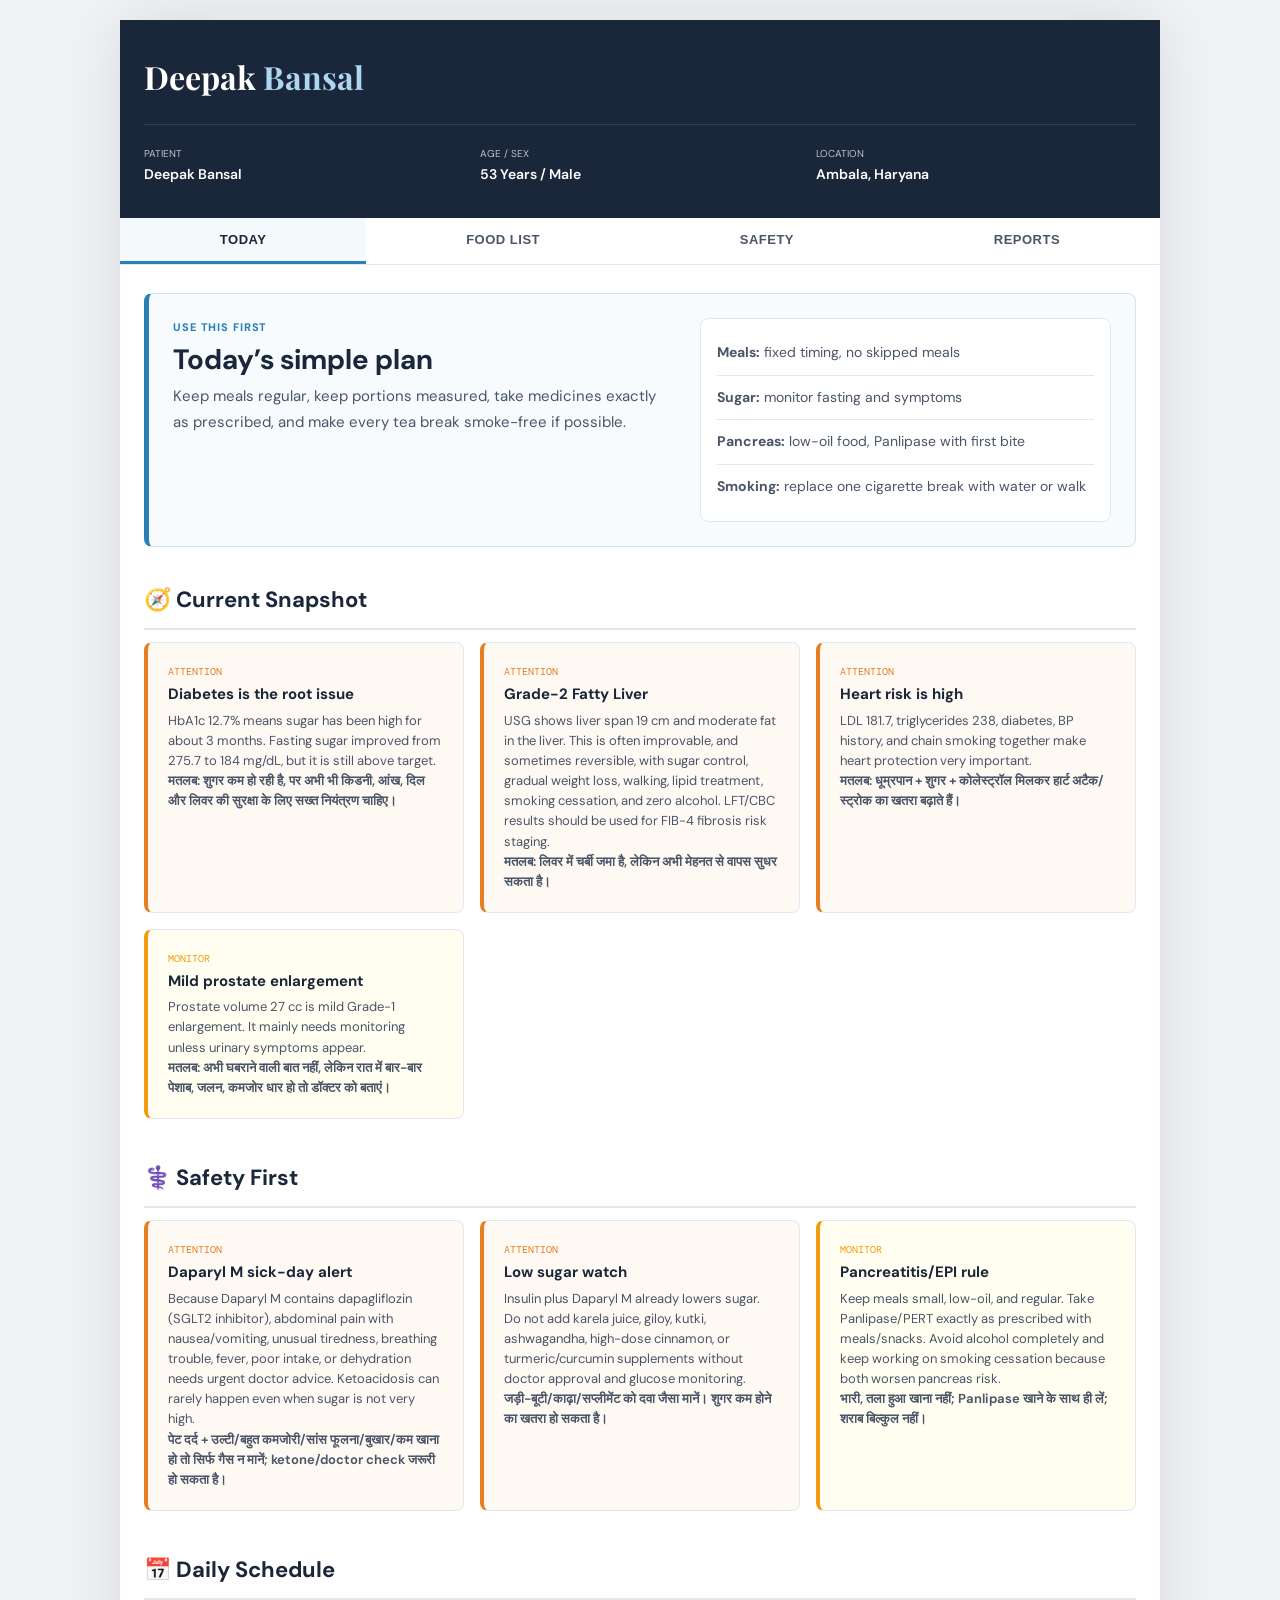
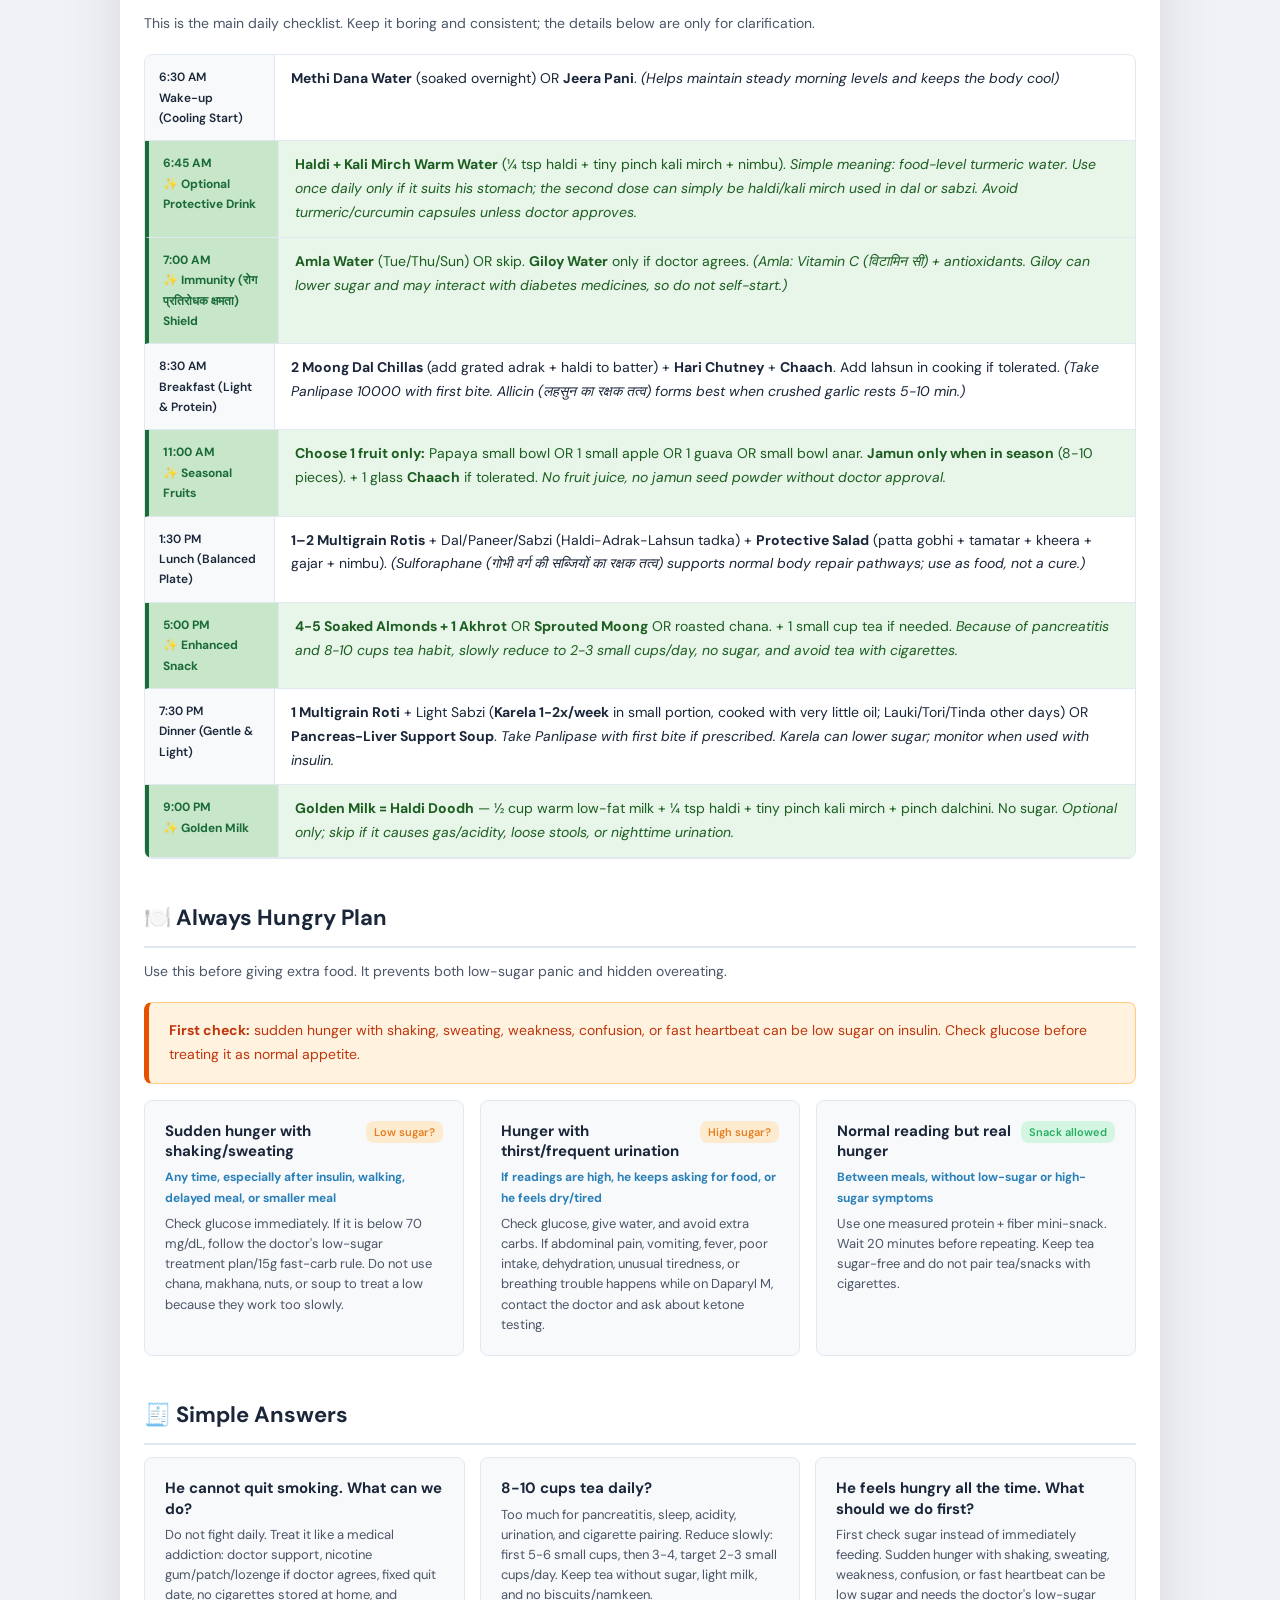
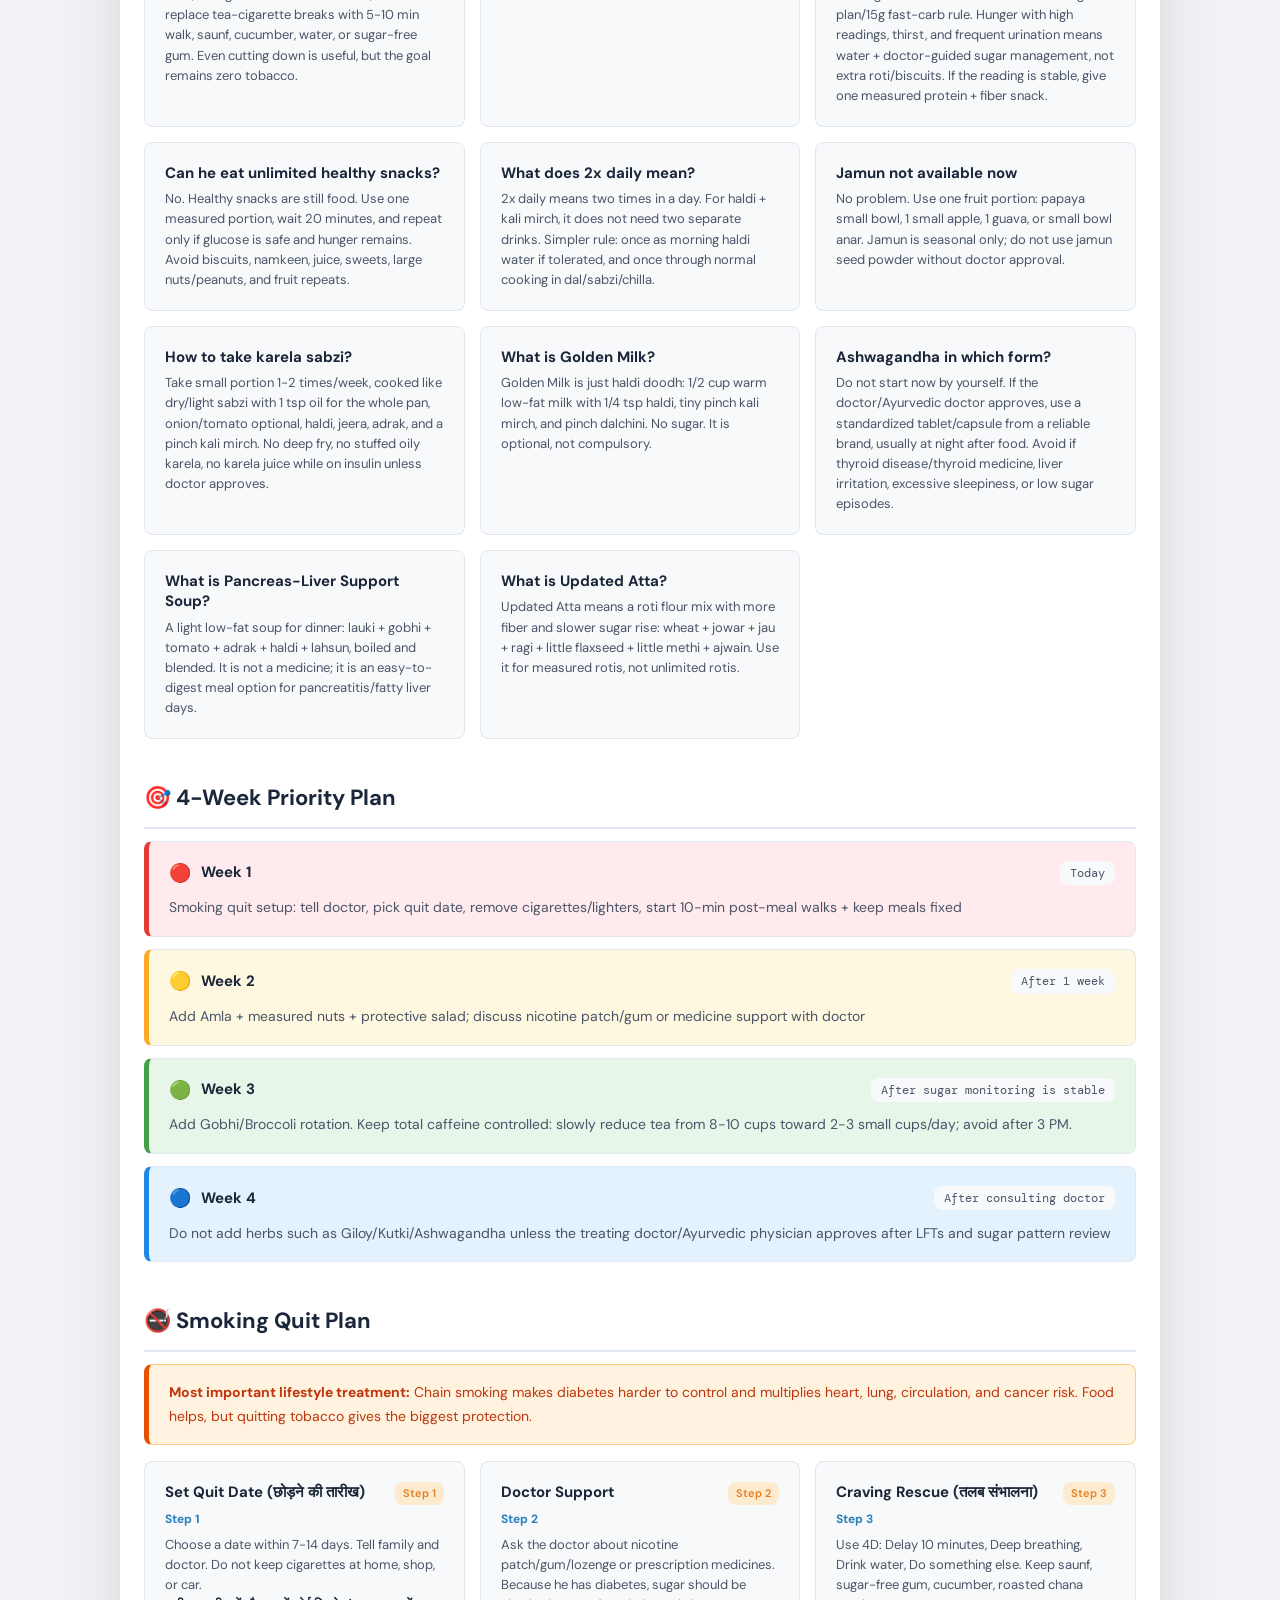
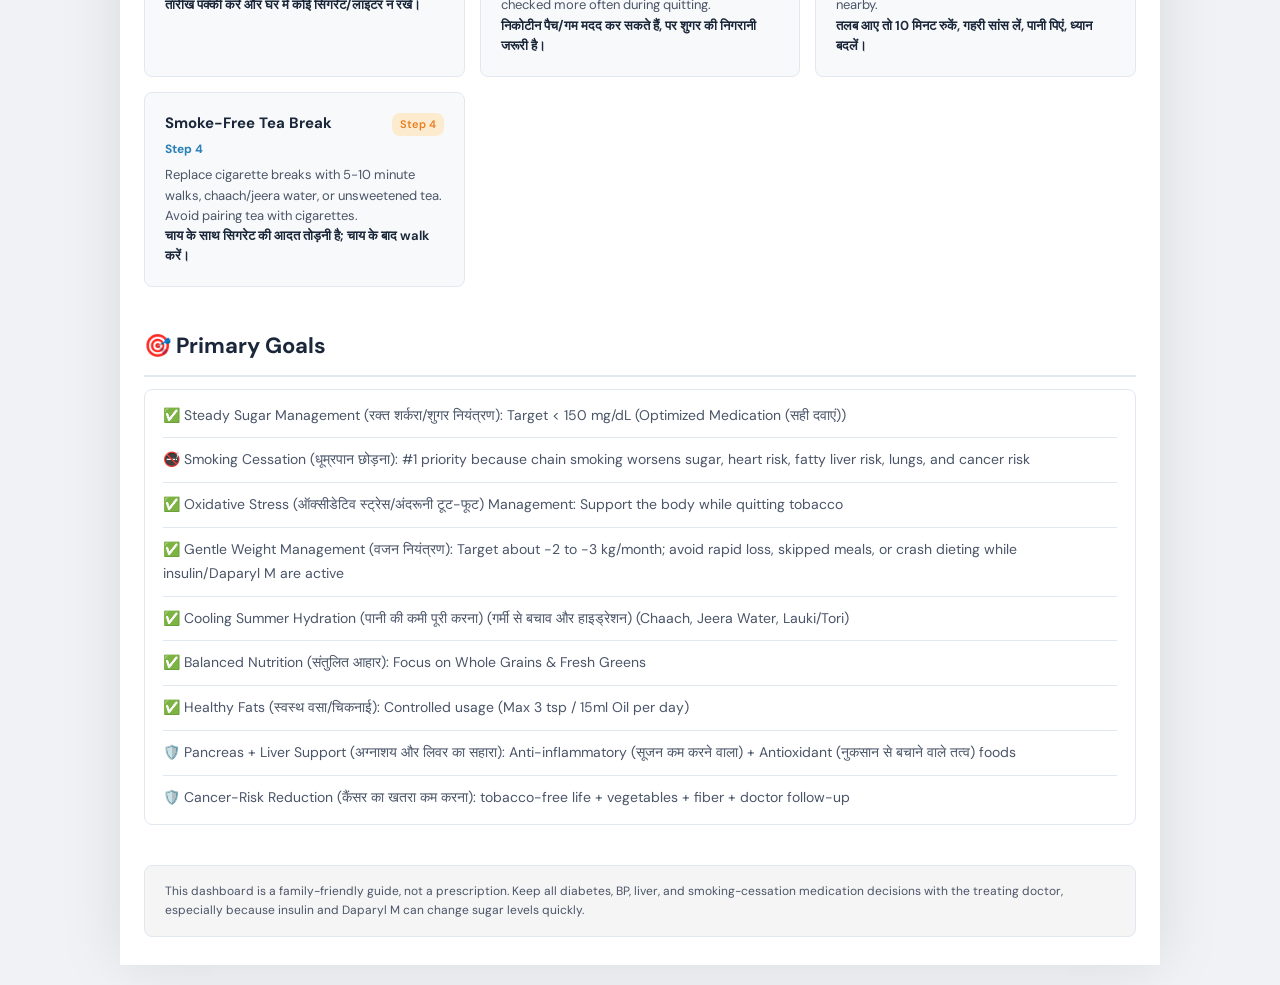
<file: index.html>
<!doctype html>
<html lang="en">
  <head>
    <meta charset="UTF-8" />
    <meta name="viewport" content="width=device-width, initial-scale=1.0" />
    <title>Deepak Bansal | Health Portfolio</title>
    <meta
      name="description"
      content="Family-friendly health dashboard for daily diet, safety rules, and medical reports."
    />
    <link
      href="https://fonts.googleapis.com/css2?family=Playfair+Display:wght@400;600;700&family=DM+Sans:wght@300;400;500;600&family=DM+Mono:wght@400;500&display=swap"
      rel="stylesheet"
    />
    <link rel="stylesheet" href="style.css" />
  </head>
  <body>
    <div class="page-wrap">
      <!-- HEADER -->
      <div class="header">
        <div class="header-top">
          <h1>Deepak <span>Bansal</span></h1>
        </div>
        <div class="patient-meta">
          <div class="meta-item">
            <label>Patient</label><span>Deepak Bansal</span>
          </div>
          <div class="meta-item">
            <label>Age / Sex</label><span>53 Years / Male</span>
          </div>
          <div class="meta-item">
            <label>Location</label><span>Ambala, Haryana</span>
          </div>
        </div>
      </div>

      <!-- NAVIGATION -->
      <nav class="top-nav" aria-label="Health dashboard sections">
        <button class="nav-tab active" type="button" data-tab="diet">Today</button>
        <button class="nav-tab" type="button" data-tab="categories">Food List</button>
        <button class="nav-tab" type="button" data-tab="guidelines">Safety</button>
        <button class="nav-tab" type="button" data-tab="reports">Reports</button>
      </nav>

      <!-- DYNAMIC CONTENT -->
      <div id="content-area">
        <div style="padding: 50px; text-align: center; color: var(--slate)">
          Loading Health Portfolio...
        </div>
      </div>
    </div>

    <script src="app.js"></script>
  </body>
</html>
</file>
<file: style.css>
:root {
  --attention: #e67e22; /* Soft Orange */
  --monitor: #f39c12; /* Yellow */
  --ok: #27ae60; /* Green */
  --info: #2980b9; /* Blue */
  --navy: #1a2639;
  --navy-mid: #2c3e50;
  --slate: #4a5568;
  --light: #f8f9fa;
  --white: #ffffff;
  --border: #e2e8f0;
  --bg: #f0f2f5;
  --shield: #1b6b3a;
  --shield-light: #e8f5e9;
  --warn-bg: #fff3e0;
  --warn-border: #e65100;
}

* {
  margin: 0;
  padding: 0;
  box-sizing: border-box;
}

body {
  font-family: "DM Sans", sans-serif;
  background: var(--bg);
  color: var(--navy);
  font-size: 15px;
  line-height: 1.7;
}

.page-wrap {
  max-width: 1040px;
  margin: 0 auto;
  background: white;
  min-height: 100vh;
  display: flex;
  flex-direction: column;
}

@media (min-width: 901px) {
  .page-wrap {
    margin: 20px auto;
    box-shadow: 0 0 60px rgba(0, 0, 0, 0.1);
    min-height: 90vh;
  }
}

/* ── HEADER ── */
.header {
  background: var(--navy);
  color: white;
  padding: 30px 24px;
  position: relative;
}

.header h1 {
  font-family: "Playfair Display", serif;
  font-size: 32px;
}

.header h1 span {
  color: #aed6f1;
}

.patient-meta {
  display: grid;
  grid-template-columns: repeat(3, 1fr);
  gap: 16px;
  margin-top: 20px;
  padding-top: 20px;
  border-top: 1px solid rgba(255, 255, 255, 0.1);
}

.meta-item label {
  font-size: 10px;
  text-transform: uppercase;
  color: #bdc3c7;
  display: block;
}

.meta-item span {
  font-weight: 600;
  font-size: 14px;
}

/* ── TOP NAVIGATION ── */
.top-nav {
  display: flex;
  background: var(--white);
  border-bottom: 1px solid var(--border);
  position: sticky;
  top: 0;
  z-index: 100;
  overflow-x: auto;
  scrollbar-width: none;
  -ms-overflow-style: none;
}
.top-nav::-webkit-scrollbar {
  display: none;
}

.nav-tab {
  flex: 1 0 auto;
  min-width: 100px;
  padding: 14px 10px;
  border: none;
  background: none;
  color: var(--slate);
  font-weight: 600;
  font-size: 13px;
  cursor: pointer;
  border-bottom: 3px solid transparent;
  transition: all 0.2s;
  text-transform: uppercase;
  letter-spacing: 0.5px;
  white-space: nowrap;
}

.nav-tab:hover {
  color: var(--navy);
}
.nav-tab.active {
  color: var(--navy);
  border-bottom-color: var(--info);
  background: rgba(41, 128, 185, 0.05);
}

/* ── CONTENT ── */
#content-area {
  flex-grow: 1;
  padding: 28px 24px;
}

.section {
  margin-bottom: 40px;
}

.section-title {
  font-size: 22px;
  font-weight: 700;
  color: var(--navy);
  margin-bottom: 12px;
  padding-bottom: 10px;
  border-bottom: 2px solid var(--border);
}

.section-lede {
  max-width: 720px;
  margin: 0 0 18px;
  color: var(--slate);
  font-size: 14px;
}

.section-note {
  background: #f8fafc;
  border-left: 4px solid var(--info);
  color: var(--slate);
  font-size: 13px;
  margin-top: 12px;
  padding: 10px 12px;
}

.care-brief {
  display: grid;
  grid-template-columns: minmax(0, 1.1fr) minmax(280px, 0.9fr);
  gap: 24px;
  background: #f7fbfd;
  border: 1px solid #cfe4f1;
  border-left: 5px solid var(--info);
  border-radius: 8px;
  padding: 24px;
  margin-bottom: 34px;
}

.eyebrow {
  color: var(--info);
  font-size: 11px;
  font-weight: 800;
  letter-spacing: 0.08em;
  text-transform: uppercase;
  margin-bottom: 6px;
}

.care-brief h2 {
  font-size: 28px;
  line-height: 1.2;
  margin-bottom: 8px;
}

.care-brief p {
  color: var(--slate);
  max-width: 620px;
}

.focus-list,
.clean-list {
  list-style: none;
  padding: 0;
  margin: 0;
}

.focus-list {
  background: var(--white);
  border: 1px solid var(--border);
  border-radius: 8px;
  padding: 12px 16px;
}

.focus-list li,
.clean-list li {
  border-bottom: 1px solid var(--border);
  color: var(--slate);
  font-size: 14px;
  padding: 10px 0;
}

.focus-list li:last-child,
.clean-list li:last-child {
  border-bottom: 0;
}

.clean-list {
  background: var(--white);
  border: 1px solid var(--border);
  border-radius: 8px;
  padding: 4px 18px;
}

.card-grid {
  display: grid;
  grid-template-columns: repeat(auto-fit, minmax(240px, 1fr));
  gap: 15px;
}

.card-title {
  color: var(--navy);
  font-size: 15px;
  font-weight: 700;
  line-height: 1.35;
  margin-bottom: 6px;
}

.card-icon {
  font-size: 28px;
  margin-bottom: 8px;
}

.card-kicker {
  color: var(--info);
  font-size: 12px;
  font-weight: 700;
  margin-bottom: 6px;
}

.card-badge {
  float: right;
  margin-left: 8px;
}

.hindi-note {
  color: var(--navy);
  font-weight: 650;
  margin-top: 8px;
}

/* ── DIET SPECIFIC ── */
.simple-guide-grid {
  display: grid;
  grid-template-columns: 1fr 1fr;
  gap: 20px;
}
.sg-column {
  border-radius: 8px;
  overflow: hidden;
  border: 1px solid var(--border);
}
.sg-header {
  padding: 15px 20px;
  font-weight: 700;
  font-size: 16px;
  color: white;
  text-align: center;
}
.sg-header-eat {
  background: #2e7d32;
}
.sg-header-avoid {
  background: #c62828;
}
.sg-list {
  list-style: none;
  padding: 0;
  margin: 0;
  background: #fafafa;
}
.sg-list li {
  display: flex;
  align-items: flex-start;
  padding: 15px;
  border-bottom: 1px solid var(--border);
  gap: 15px;
}
.sg-list li:last-child {
  border-bottom: none;
}
.sg-emoji {
  font-size: 28px;
}
.sg-list strong {
  display: block;
  font-size: 15px;
  color: var(--navy);
  margin-bottom: 4px;
}
.sg-list p {
  font-size: 13px;
  color: var(--slate);
  margin: 0;
  line-height: 1.4;
}

.meal-day {
  border: 1px solid var(--border);
  border-radius: 8px;
  overflow: hidden;
}
.meal-day-header {
  background: var(--navy-mid);
  color: white;
  padding: 12px 20px;
  font-weight: 600;
}
.meal-row {
  display: grid;
  grid-template-columns: 130px 1fr;
  border-bottom: 1px solid var(--border);
}
.meal-time {
  background: var(--light);
  padding: 12px 14px;
  font-weight: 600;
  border-right: 1px solid var(--border);
  font-size: 12px;
}
.meal-food {
  padding: 12px 16px;
  font-size: 14px;
}
.meal-row-new {
  background: var(--shield-light);
  border-left: 4px solid var(--shield);
}
.meal-row-new .meal-time {
  background: #c8e6c9;
  color: var(--shield);
  font-weight: 700;
}
.meal-row-new .meal-food {
  color: #1b5e20;
}

/* ── PRIORITY PLAN ── */
.priority-timeline {
  display: flex;
  flex-direction: column;
  gap: 12px;
}
.priority-card {
  padding: 16px 20px;
  border-radius: 8px;
  border: 1px solid var(--border);
  transition:
    transform 0.2s,
    box-shadow 0.2s;
}
.priority-card:hover {
  transform: translateY(-2px);
  box-shadow: 0 6px 20px rgba(0, 0, 0, 0.06);
}
.priority-header {
  display: flex;
  align-items: center;
  gap: 10px;
  margin-bottom: 8px;
  font-size: 15px;
}
.priority-dot {
  font-size: 18px;
}
.priority-start {
  margin-left: auto;
  font-size: 12px;
  font-family: "DM Mono", monospace;
  color: var(--slate);
  background: var(--light);
  padding: 2px 10px;
  border-radius: 8px;
}
.priority-body {
  font-size: 14px;
  color: var(--slate);
}
.priority-red {
  border-left: 5px solid #e53935;
  background: #ffebee;
}
.priority-yellow {
  border-left: 5px solid #ffa726;
  background: #fff8e1;
}
.priority-green {
  border-left: 5px solid #43a047;
  background: #e8f5e9;
}
.priority-blue {
  border-left: 5px solid #1e88e5;
  background: #e3f2fd;
}

/* ── SPICE PROTOCOL ── */
.spice-note {
  background: linear-gradient(135deg, #fff8e1, #fff3e0);
  padding: 14px 18px;
  border-radius: 8px;
  margin-bottom: 16px;
  font-size: 14px;
  border: 1px solid #ffcc80;
  color: #e65100;
}
.spice-grid {
  display: grid;
  grid-template-columns: repeat(auto-fit, minmax(200px, 1fr));
  gap: 12px;
}
.spice-card {
  background: var(--light);
  padding: 16px;
  border-radius: 8px;
  border: 1px solid var(--border);
  transition:
    transform 0.2s,
    box-shadow 0.2s;
}
.spice-card:hover {
  transform: translateY(-2px);
  box-shadow: 0 6px 20px rgba(0, 0, 0, 0.06);
}
.spice-name {
  font-weight: 700;
  font-size: 15px;
  color: var(--navy);
  margin-bottom: 4px;
}
.spice-compound {
  font-family: "DM Mono", monospace;
  font-size: 11px;
  color: var(--info);
  background: #e3f2fd;
  display: inline-block;
  padding: 2px 8px;
  border-radius: 8px;
  margin-bottom: 8px;
}
.spice-action {
  font-size: 13px;
  color: var(--shield);
  margin-bottom: 6px;
  font-weight: 500;
}
.spice-usage {
  font-size: 12px;
  color: var(--slate);
}

/* ── PROTECTIVE DRINKS ── */
.drink-card {
  background: var(--light);
  padding: 20px;
  border-radius: 8px;
  border: 1px solid var(--border);
  text-align: center;
  transition:
    transform 0.2s,
    box-shadow 0.2s;
}
.drink-card:hover {
  transform: translateY(-2px);
  box-shadow: 0 8px 24px rgba(0, 0, 0, 0.06);
}

/* ── WEEKLY CHECKLIST ── */
.checklist-note {
  font-size: 13px;
  color: var(--slate);
  margin-bottom: 12px;
}
.checklist-table-wrap {
  overflow-x: auto;
}
.checklist-table {
  width: 100%;
  border-collapse: collapse;
  font-size: 12px;
}
.checklist-table th {
  background: var(--navy-mid);
  color: white;
  padding: 8px 10px;
  text-align: left;
  font-size: 11px;
  white-space: nowrap;
}
.checklist-table td {
  padding: 8px 10px;
  border-bottom: 1px solid var(--border);
  vertical-align: top;
}
.checklist-table tr:nth-child(even) {
  background: #fafafa;
}
.check-item {
  display: block;
  font-size: 11px;
  color: var(--navy);
  white-space: nowrap;
}

/* ── SAFETY WARNING ── */
.safety-warning {
  background: var(--warn-bg);
  border: 1px solid #ffcc80;
  border-left: 5px solid var(--warn-border);
  padding: 16px 20px;
  border-radius: 8px;
  margin-bottom: 16px;
  font-size: 14px;
  color: #bf360c;
}

/* ── DISCLAIMER ── */
.disclaimer {
  background: #f5f5f5;
  padding: 16px 20px;
  border-radius: 8px;
  font-size: 12px;
  color: var(--slate);
  border: 1px solid var(--border);
  line-height: 1.6;
}

/* ── REPORT SPECIFIC ── */
.summary-grid {
  display: grid;
  grid-template-columns: repeat(3, 1fr);
  gap: 16px;
}
.summary-card {
  padding: 20px;
  border-radius: 8px;
  border: 1px solid var(--border);
}

.summary-card p,
.lifestyle-card p {
  color: var(--slate);
  font-size: 13px;
  line-height: 1.55;
  margin: 0;
}
.card-status {
  font-family: "DM Mono", monospace;
  font-size: 10px;
  text-transform: uppercase;
  margin-bottom: 4px;
}
.card-value {
  font-family: "Playfair Display", serif;
  font-size: 24px;
  font-weight: 700;
}

.status-attention {
  color: var(--attention);
}
.status-monitor {
  color: var(--monitor);
}
.status-ok {
  color: var(--ok);
}

.card-attention {
  border-left: 4px solid var(--attention);
  background: #fff9f3;
}
.card-monitor {
  border-left: 4px solid var(--monitor);
  background: #fffef0;
}
.card-ok {
  border-left: 4px solid var(--ok);
  background: #f4fff8;
}

.marker-table {
  width: 100%;
  border-collapse: collapse;
  margin-top: 10px;
}

.table-wrap {
  overflow-x: auto;
}
.marker-table th {
  background: var(--navy-mid);
  color: white;
  padding: 10px;
  text-align: left;
  font-size: 12px;
}
.marker-table td {
  padding: 10px;
  border-bottom: 1px solid var(--border);
  font-size: 14px;
}

/* ── RECIPE & LIFESTYLE SPECIFIC ── */
.recipe-card,
.lifestyle-card {
  background: var(--light);
  padding: 20px;
  border-radius: 8px;
  border: 1px solid var(--border);
  transition:
    transform 0.2s,
    box-shadow 0.2s;
}
.recipe-card:hover,
.lifestyle-card:hover {
  transform: translateY(-2px);
  box-shadow: 0 8px 24px rgba(0, 0, 0, 0.05);
}
.recipe-title {
  font-family: "Playfair Display", serif;
  font-size: 18px;
  font-weight: 700;
  color: var(--navy);
  margin-bottom: 8px;
}
.recipe-details {
  font-size: 13px;
  color: var(--slate);
  margin-bottom: 12px;
}
.recipe-ingredients {
  list-style: none;
  padding: 0;
  font-size: 13px;
  background: white;
  border-radius: 8px;
  padding: 10px;
  border: 1px dashed var(--border);
}
.recipe-ingredients li {
  margin-bottom: 6px;
  padding-left: 14px;
  position: relative;
}
.recipe-ingredients li::before {
  content: "•";
  color: var(--attention);
  position: absolute;
  left: 0;
  top: 0;
}

/* ── UTILS ── */
.badge {
  padding: 2px 8px;
  border-radius: 8px;
  font-size: 11px;
  font-weight: 600;
}
.badge-attention {
  background: #fdebd0;
  color: var(--attention);
}
.badge-monitor {
  background: #fef9e7;
  color: var(--monitor);
}
.badge-ok {
  background: #d5f5e3;
  color: var(--ok);
}

@media (max-width: 600px) {
  .care-brief {
    grid-template-columns: 1fr;
    padding: 18px;
  }
  .care-brief h2 {
    font-size: 24px;
  }
  .simple-guide-grid {
    grid-template-columns: 1fr;
  }
  .summary-grid {
    grid-template-columns: 1fr;
  }
  .meal-row {
    grid-template-columns: 1fr;
  }
  .meal-time {
    border-right: 0;
    border-bottom: 1px solid var(--border);
  }
  .meal-food {
    padding: 14px;
  }
  .header {
    padding: 24px 20px;
  }
  .header h1 {
    font-size: 24px;
  }
  .patient-meta {
    grid-template-columns: 1fr;
    gap: 8px;
  }
  #content-area {
    padding: 20px 16px;
  }
  .spice-grid {
    grid-template-columns: 1fr;
  }
  .priority-header {
    flex-wrap: wrap;
  }
  .priority-start {
    margin-left: 0;
  }
  .section-title {
    font-size: 18px;
  }
}

@media print {
  .pagination {
    display: none;
  }
  .page-wrap {
    box-shadow: none;
    margin: 0;
  }
  .checklist-table .check-item {
    font-size: 10px;
  }
}
</file>
